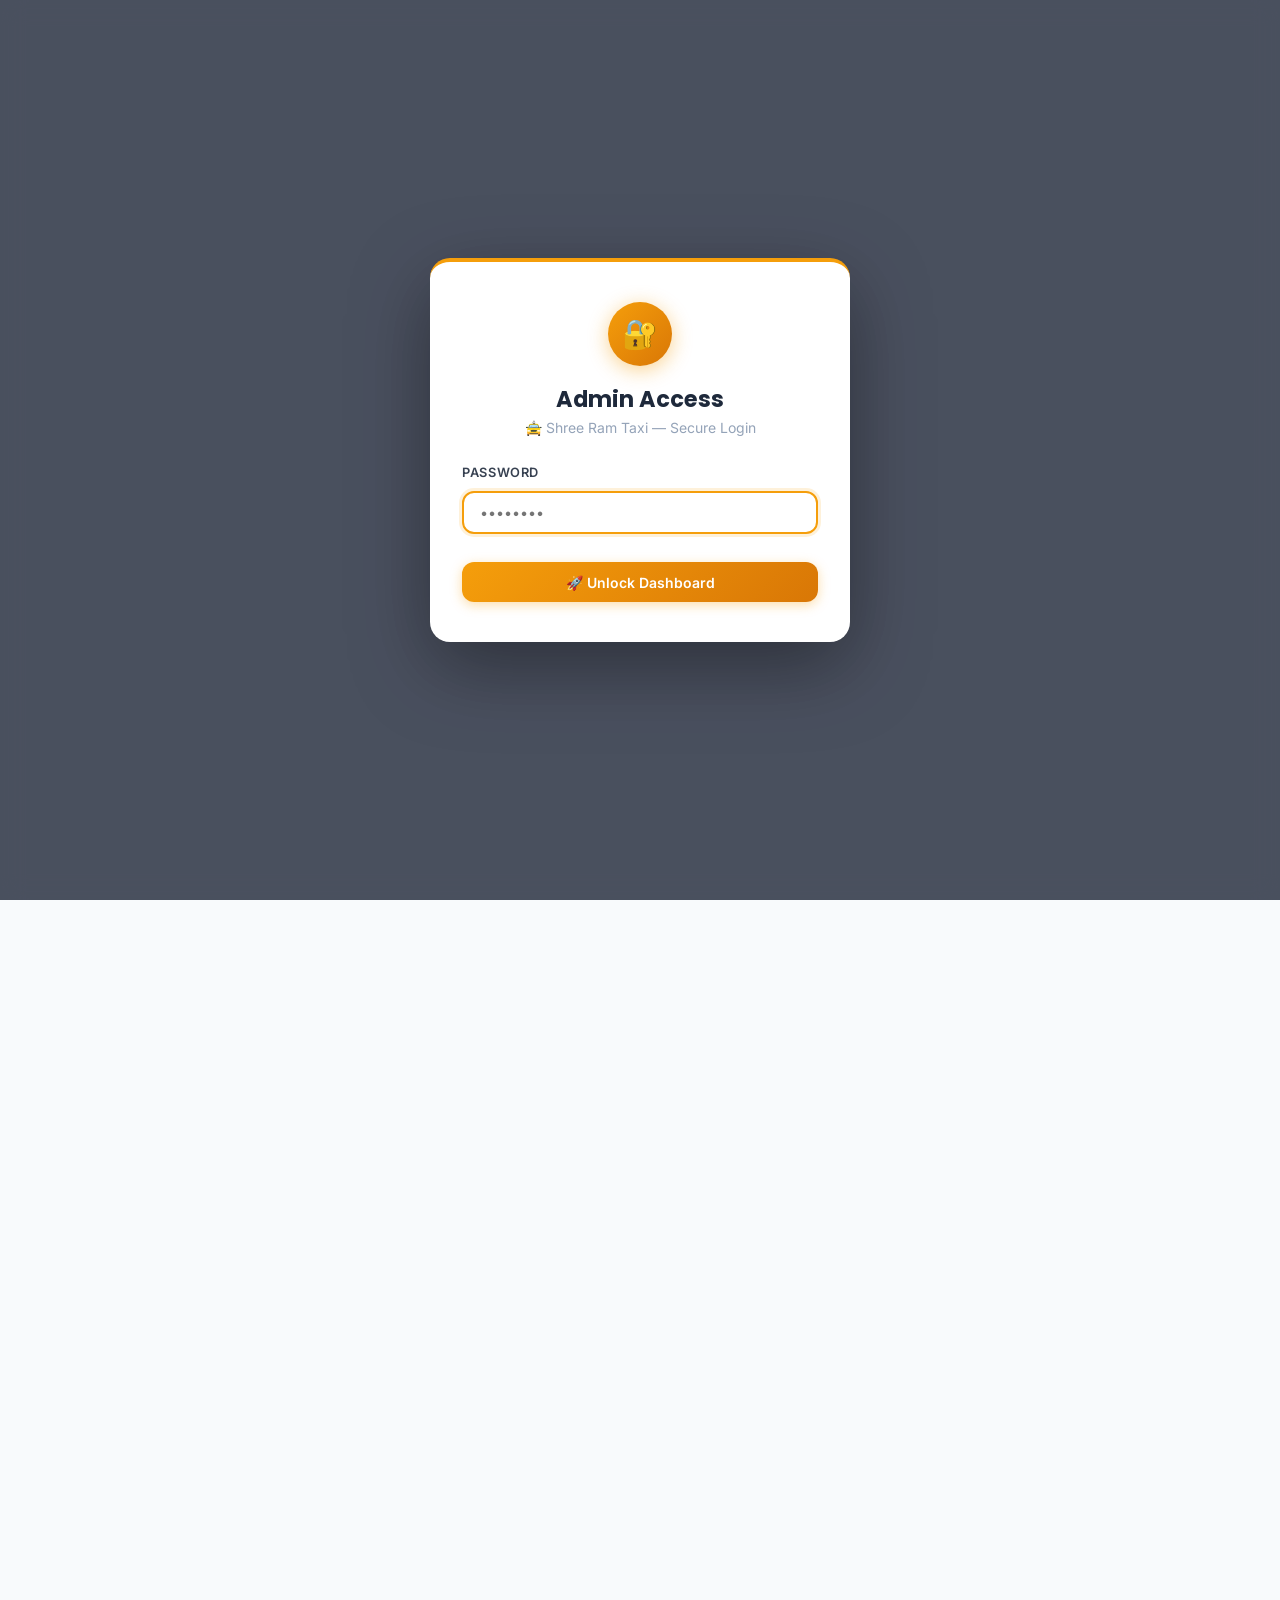
<file: admin.html>
<!DOCTYPE html>
<html lang="en">
<head>
  <meta charset="UTF-8">
  <meta name="viewport" content="width=device-width, initial-scale=1.0">
  <title>Admin Panel — Shree Ram Taxi</title>
  <link rel="icon" href="assets/icons/shree-ram-logo.png">
  <link rel="preconnect" href="https://fonts.googleapis.com">
  <link rel="preconnect" href="https://fonts.gstatic.com" crossorigin>
  <link href="https://fonts.googleapis.com/css2?family=Inter:wght@300;400;500;600;700&family=Poppins:wght@400;600;700&display=swap" rel="stylesheet">
  <link rel="stylesheet" href="css/tailwind.css">
  <style>
    :root { --amber:#f59e0b; --amber-dark:#d97706; --amber-light:#fef3c7; --navy:#0f172a; --slate:#1e293b; }
    #admin-login-modal { position:fixed;inset:0;display:none;align-items:center;justify-content:center;z-index:9999;background:rgba(15,23,42,.75);backdrop-filter:blur(12px); }
    #admin-login-modal.active { display:flex; }
    .modal-content { background:#fff;padding:2.5rem 2rem;border-radius:20px;box-shadow:0 24px 80px rgba(0,0,0,.4);max-width:90%;width:420px;animation:modalPop .25s ease;border-top:4px solid var(--amber); }
    @keyframes modalPop { from{transform:scale(.92);opacity:0;} to{transform:scale(1);opacity:1;} }
    .lock-icon { width:64px;height:64px;background:linear-gradient(135deg,var(--amber),var(--amber-dark));border-radius:50%;display:flex;align-items:center;justify-content:center;font-size:1.8rem;box-shadow:0 4px 20px rgba(245,158,11,.45);margin:0 auto 1.25rem; }
    .admin-page-content { visibility:hidden; }
    body.admin-authed .admin-page-content { visibility:visible; }
    .navbar { background:linear-gradient(135deg,var(--navy),var(--slate));border-bottom:3px solid var(--amber);padding:.75rem 0;position:sticky;top:0;z-index:500; }
    .nav-content { display:flex;align-items:center;justify-content:space-between; }
    .nav-brand { display:flex;align-items:center;gap:.75rem;text-decoration:none; }
    .nav-links { display:flex;gap:1rem;list-style:none;margin:0;padding:0;align-items:center; }
    .nav-link { color:rgba(255,255,255,.75);text-decoration:none;font-size:.875rem;font-weight:500; }
    .nav-link:hover { color:var(--amber); }
    .mobile-menu-btn { display:none;background:none;border:none;color:#fff;font-size:1.5rem;cursor:pointer; }
    @media(max-width:768px){ .mobile-menu-btn{display:block;} .nav-links{display:none;} }
    .admin-header { background:linear-gradient(135deg,var(--navy) 0%,#1e293b 50%,#0f172a 100%);padding:2.5rem 0 2rem;position:relative;overflow:hidden; }
    .admin-header::before { content:'🚖';position:absolute;right:5%;top:50%;transform:translateY(-50%);font-size:8rem;opacity:.06; }
    .admin-header-badge { display:inline-flex;align-items:center;gap:.5rem;background:rgba(245,158,11,.15);border:1px solid rgba(245,158,11,.35);color:var(--amber);font-size:.75rem;font-weight:700;padding:.3rem .9rem;border-radius:999px;margin-bottom:.75rem;letter-spacing:.1em;text-transform:uppercase; }
    .stats-grid { display:grid;grid-template-columns:repeat(auto-fit,minmax(180px,1fr));gap:1.25rem;margin-bottom:2rem; }
    .stat-card { background:#fff;border-radius:1rem;padding:1.5rem;box-shadow:0 2px 12px rgba(0,0,0,.07);border:1px solid #f1f5f9;border-left:4px solid var(--amber);transition:transform .2s,box-shadow .2s;position:relative;overflow:hidden; }
    .stat-card:hover { transform:translateY(-3px);box-shadow:0 8px 25px rgba(0,0,0,.1); }
    .stat-icon { font-size:1.8rem;margin-bottom:.5rem; }
    .stat-label { font-size:.78rem;color:#94a3b8;text-transform:uppercase;letter-spacing:.08em;font-weight:600;margin-bottom:.3rem; }
    .stat-value { font-size:2rem;font-weight:800;color:var(--slate);font-family:'Poppins',sans-serif; }
    .stat-sub { font-size:.75rem;color:#94a3b8;margin-top:.25rem; }
    .admin-tabs { display:flex;gap:.5rem;flex-wrap:wrap;margin-bottom:1.5rem;background:#f8fafc;border-radius:12px;padding:.4rem;border:1px solid #e2e8f0; }
    .admin-tab-btn { flex:1;min-width:100px;padding:.6rem 1rem;border-radius:8px;border:none;background:transparent;font-size:.82rem;font-weight:600;color:#64748b;cursor:pointer;transition:all .2s;white-space:nowrap; }
    .admin-tab-btn:hover { background:#fff;color:var(--slate); }
    .admin-tab-btn.active { background:linear-gradient(135deg,var(--amber),var(--amber-dark));color:#fff;box-shadow:0 3px 12px rgba(245,158,11,.4); }
    .admin-tab-content { display:none; }
    .admin-tab-content.active { display:block; }
    .card { background:#fff;padding:1.75rem;border-radius:1rem;box-shadow:0 2px 12px rgba(0,0,0,.07);border:1px solid #f1f5f9;margin-bottom:1.5rem; }
    .card-hdr-amber { background:linear-gradient(135deg,#fffbeb,#fef3c7);border-bottom:1px solid #fde68a;padding:1rem 1.5rem;margin:-1.75rem -1.75rem 1.5rem;border-radius:.9rem .9rem 0 0; }
    .card-hdr-blue { background:#eff6ff;border-bottom:1px solid #bfdbfe;padding:1rem 1.5rem;margin:-1.75rem -1.75rem 1.5rem;border-radius:.9rem .9rem 0 0; }
    .card-hdr-purple { background:#f5f3ff;border-bottom:1px solid #ddd6fe;padding:1rem 1.5rem;margin:-1.75rem -1.75rem 1.5rem;border-radius:.9rem .9rem 0 0; }
    .form-group { margin-bottom:1.25rem; }
    .form-label { display:block;margin-bottom:.45rem;font-weight:600;font-size:.8rem;color:#374151;text-transform:uppercase;letter-spacing:.05em; }
    .form-input { width:100%;padding:.7rem 1rem;border:2px solid #e2e8f0;border-radius:.75rem;font-size:.9rem;color:#1e293b;background:#f8fafc;transition:border-color .2s,box-shadow .2s;outline:none; }
    .form-input:focus { border-color:var(--amber);box-shadow:0 0 0 3px rgba(245,158,11,.15);background:#fff; }
    .form-help { display:block;margin-top:.4rem;font-size:.75rem;color:#94a3b8; }
    .required { color:#ef4444; }
    .form-row { display:grid;gap:1rem; }
    .form-row-2 { grid-template-columns:1fr 1fr; }
    .form-row-3 { grid-template-columns:1fr 1fr 1fr; }
    @media(max-width:600px){ .form-row-2,.form-row-3 { grid-template-columns:1fr; } }
    .btn { padding:.7rem 1.4rem;border-radius:.75rem;font-weight:600;cursor:pointer;border:none;transition:all .2s;display:inline-flex;align-items:center;gap:.45rem;font-size:.875rem; }
    .btn-primary { background:linear-gradient(135deg,var(--amber),var(--amber-dark));color:#fff;box-shadow:0 3px 12px rgba(245,158,11,.35); }
    .btn-primary:hover { transform:translateY(-2px);box-shadow:0 6px 20px rgba(245,158,11,.45); }
    .btn-secondary { background:#475569;color:#fff; }
    .btn-secondary:hover { background:#334155; }
    .btn-outline { background:#fff;border:2px solid #e2e8f0;color:#374151; }
    .btn-outline:hover { border-color:var(--amber);color:var(--amber); }
    .btn-success { background:#10b981;color:#fff; }
    .btn-success:hover { background:#059669;transform:translateY(-1px); }
    .btn-danger { background:#ef4444;color:#fff; }
    .btn-danger:hover { background:#dc2626; }
    .btn-sm { padding:.35rem .75rem;font-size:.78rem;border-radius:.5rem; }
    .btn-block { width:100%;justify-content:center; }
    .btn-group { display:flex;gap:.5rem;flex-wrap:wrap; }
    .table-container { overflow-x:auto;border-radius:1rem;border:1px solid #e2e8f0; }
    .table { width:100%;border-collapse:collapse;font-size:.875rem; }
    .table th { background:linear-gradient(135deg,var(--navy),var(--slate));color:#fff;padding:.75rem 1rem;text-align:left;font-size:.73rem;font-weight:600;letter-spacing:.06em;text-transform:uppercase;white-space:nowrap; }
    .table td { padding:.85rem 1rem;border-bottom:1px solid #f1f5f9;vertical-align:top;color:#374151; }
    .table tr:hover td { background:#fffbeb; }
    .table tr:last-child td { border-bottom:none; }
    .text-muted { color:#94a3b8;font-size:.8rem; }
    .text-center { text-align:center; }
    .token-code { background:#f1f5f9;padding:.2rem .5rem;border-radius:4px;font-family:monospace;font-size:.82rem;color:#7c3aed; }
    .seat-badge-sm { display:inline-block;background:linear-gradient(135deg,var(--amber),var(--amber-dark));color:#fff;font-size:.7rem;font-weight:700;padding:.15rem .45rem;border-radius:999px;margin:1px; }
    .badge-success { background:#d1fae5;color:#065f46;padding:.2rem .5rem;border-radius:4px;font-size:.75rem;font-weight:600; }
    .badge-danger  { background:#fee2e2;color:#991b1b;padding:.2rem .5rem;border-radius:4px;font-size:.75rem;font-weight:600; }
    .badge-secondary { background:#f1f5f9;color:#475569;padding:.2rem .5rem;border-radius:4px;font-size:.75rem; }
    #route-selector { width:100%;padding:.75rem;font-size:1rem;border:2px solid #e2e8f0;border-radius:.75rem;background:#f8fafc;outline:none; }
    #route-selector:focus { border-color:var(--amber);box-shadow:0 0 0 3px rgba(245,158,11,.15); }
    #pricing-status .alert { padding:1rem;border-radius:.75rem;margin-bottom:0; }
    #pricing-status .alert-info { background:#fef3c7;border:1px solid #fcd34d;color:#92400e; }
    #pricing-status .alert-secondary { background:#f1f5f9;border:1px solid #e2e8f0;color:#475569; }
    .pricing-info-box { background:linear-gradient(135deg,var(--amber),var(--amber-dark));color:#fff;padding:1.5rem;border-radius:12px;box-shadow:0 4px 12px rgba(245,158,11,.3);margin-top:1rem; }
    .pricing-info-header { display:flex;justify-content:space-between;align-items:center;margin-bottom:1rem;font-size:1rem;font-weight:600; }
    .pricing-info-header .badge { padding:.25rem .75rem;border-radius:999px;font-size:.75rem;font-weight:600; }
    .badge-success-pill { background:#fff;color:#92400e; }
    .badge-secondary-pill { background:rgba(255,255,255,.2);color:#fff; }
    .pricing-grid { display:grid;grid-template-columns:repeat(auto-fit,minmax(200px,1fr));gap:1.5rem;margin-bottom:1rem; }
    .pricing-item { display:flex;flex-direction:column;gap:.25rem; }
    .pricing-label { font-size:.875rem;opacity:.9; }
    .pricing-value { font-size:1.6rem;font-weight:700; }
    .pricing-note { padding-top:1rem;border-top:1px solid rgba(255,255,255,.2);opacity:.9;font-size:.875rem; }
    .pricing-card { border-radius:12px;padding:1.5rem;border:2px solid;transition:all .25s; }
    .pricing-card:hover { transform:translateY(-3px);box-shadow:0 8px 20px rgba(0,0,0,.1); }
    .pricing-card-front { background:#f0f9ff;border-color:#7dd3fc; }
    .pricing-card-rear  { background:#fffbeb;border-color:var(--amber); }
    .pricing-card-header { display:flex;align-items:center;gap:.75rem;margin-bottom:1rem;padding-bottom:.75rem;border-bottom:1px solid rgba(0,0,0,.08); }
    .pricing-icon { font-size:1.5rem; }
    .pricing-card-header h4 { margin:0;font-size:1rem;font-weight:700; }
    .pricing-input { width:100%;padding:.75rem;font-size:1.25rem;font-weight:700;border:2px solid #e2e8f0;border-radius:.75rem;text-align:center;transition:all .2s;outline:none; }
    .pricing-input:focus { border-color:var(--amber);box-shadow:0 0 0 3px rgba(245,158,11,.15); }
    .pricing-help { display:block;margin-top:.5rem;font-size:.75rem;color:#6b7280;line-height:1.5; }
    .pricing-preview { margin:1.5rem 0;padding:1.25rem;background:#f9fafb;border-radius:.75rem;border:2px solid #e2e8f0; }
    .form-actions { display:flex;gap:.75rem;justify-content:center;margin-top:2rem;padding-top:2rem;border-top:2px solid #e2e8f0;flex-wrap:wrap; }
    .alert { padding:1rem;border-radius:.75rem;margin-bottom:1rem; }
    .alert-info { background:#fef3c7;border-left:4px solid var(--amber);color:#92400e; }
    .admin-seat-grid { display:flex;flex-direction:column;gap:.5rem; }
    .admin-seat-row { display:flex;align-items:center;gap:.5rem; }
    .admin-aisle { width:1.5rem;flex-shrink:0; }
    .admin-seat-empty { width:90px;flex-shrink:0; }
    .admin-seat-input-wrap { width:90px;flex-shrink:0;background:#fff;border:1.5px solid #e5e7eb;border-radius:8px;padding:.3rem .4rem;text-align:center; }
    .admin-seat-input-wrap:hover { border-color:var(--amber); }
    .admin-seat-label { font-size:.7rem;font-weight:600;color:#374151;margin-bottom:2px; }
    .admin-seat-price-input { width:100%;border:none;outline:none;text-align:center;font-size:.85rem;font-weight:600;color:#1e293b;background:transparent;padding:2px 0; }
    .admin-seat-price-input::placeholder { color:#94a3b8;font-weight:400; }
    #export-modal { position:fixed;inset:0;z-index:9998;display:none;align-items:center;justify-content:center;background:rgba(15,23,42,.55);backdrop-filter:blur(6px); }
    #export-modal.active { display:flex; }
    .export-modal-box { background:#fff;border-radius:16px;padding:2rem;width:440px;max-width:94vw;box-shadow:0 20px 60px rgba(0,0,0,.25);animation:modalPop .2s ease;border-top:4px solid var(--amber); }
    .export-option { display:flex;flex-direction:column;gap:.75rem;margin-bottom:1.5rem; }
    .export-option label { display:flex;align-items:flex-start;gap:.75rem;padding:.875rem 1rem;border:2px solid #e2e8f0;border-radius:.75rem;cursor:pointer;transition:all .2s; }
    .export-option label:hover { border-color:var(--amber);background:#fffbeb; }
    .export-option input[type=radio] { margin-top:3px;accent-color:var(--amber); }
    .export-option .opt-label { font-weight:600;font-size:.9rem;color:#1e293b; }
    .export-option .opt-desc { font-size:.8rem;color:#64748b; }
    #export-filter-fields { display:none;margin-bottom:1rem; }
    #export-filter-fields.visible { display:block; }
    .date-pill { display:inline-flex;align-items:center;gap:.3rem;background:#fef3c7;color:#92400e;border-radius:999px;padding:.2rem .65rem;font-size:.8rem;font-weight:600;border:1px solid #fcd34d; }
    .date-pill button { background:none;border:none;cursor:pointer;color:#ef4444;font-size:.9rem;line-height:1;padding:0;margin-left:.1rem; }
    .toggle-switch { position:relative;display:inline-block;width:44px;height:24px; }
    .toggle-switch input { opacity:0;width:0;height:0; }
    .toggle-slider { position:absolute;cursor:pointer;top:0;left:0;right:0;bottom:0;background:#cbd5e1;border-radius:24px;transition:.3s; }
    .toggle-slider:before { position:absolute;content:"";height:16px;width:16px;left:4px;bottom:4px;background:white;border-radius:50%;transition:.3s; }
    input:checked + .toggle-slider { background:#10b981; }
    input:checked + .toggle-slider:before { transform:translateX(20px); }
    #tab-cablists .table { table-layout:fixed;width:100%; }
    #tab-cablists .table th:nth-child(1){width:16%;}#tab-cablists .table th:nth-child(2){width:14%;}
    #tab-cablists .table th:nth-child(3){width:20%;}#tab-cablists .table th:nth-child(4){width:18%;}
    #tab-cablists .table th:nth-child(5){width:9%;}#tab-cablists .table th:nth-child(6){width:9%;}
    #tab-cablists .table th:nth-child(7){width:14%;}
    #tab-cablists .table td { white-space:normal;word-break:break-word;overflow-wrap:break-word;vertical-align:top;padding-top:.7rem; }
    .cab-type-card { cursor:pointer;border:2px solid #e2e8f0;border-radius:.75rem;padding:1rem;display:flex;align-items:center;gap:.75rem;transition:all .2s; }
    .cab-type-card.active { border-color:var(--amber);background:#fffbeb; }
    .container { max-width:1200px;margin:0 auto;padding:0 1rem; }
    @media(max-width:768px){ .pricing-grid{grid-template-columns:1fr;} .form-actions{flex-direction:column;} }
  </style>
</head>
<body>

<!-- LOGIN MODAL -->
<div id="admin-login-modal">
  <div class="modal-content">
    <div class="lock-icon">🔐</div>
    <h2 style="text-align:center;margin-bottom:.25rem;font-size:1.4rem;font-weight:700;color:#1e293b;">Admin Access</h2>
    <p style="text-align:center;color:#94a3b8;font-size:.875rem;margin-bottom:1.5rem;">🚖 Shree Ram Taxi — Secure Login</p>
    <form id="admin-login-form" onsubmit="handleAdminLogin(event)">
      <div class="form-group">
        <label class="form-label">Password</label>
        <input type="password" class="form-input" id="admin-password" placeholder="••••••••" required autofocus>
      </div>
      <button type="submit" class="btn btn-primary btn-block" style="margin-top:.5rem;">🚀 Unlock Dashboard</button>
    </form>
  </div>
</div>

<!-- EXPORT MODAL -->
<div id="export-modal">
  <div class="export-modal-box">
    <h3 style="font-size:1.2rem;font-weight:700;margin-bottom:.25rem;">📥 Export Booking Data</h3>
    <p style="color:#6b7280;font-size:.875rem;margin-bottom:1.5rem;">Download as CSV (opens in Excel)</p>
    <div class="export-option">
      <label><input type="radio" name="export-type" value="all" checked><div><div class="opt-label">All Bookings</div><div class="opt-desc">Every booking in the system</div></div></label>
      <label><input type="radio" name="export-type" value="filter"><div><div class="opt-label">Filter by Date &amp; Route</div><div class="opt-desc">Choose a date range and/or specific cab route</div></div></label>
    </div>
    <div id="export-filter-fields">
      <div style="display:grid;grid-template-columns:1fr 1fr;gap:.75rem;margin-bottom:.75rem;">
        <div><label style="font-size:.8rem;font-weight:600;color:#374151;display:block;margin-bottom:.3rem;">From Date</label><input type="date" id="export-date-from" class="form-input" style="font-size:.875rem;"></div>
        <div><label style="font-size:.8rem;font-weight:600;color:#374151;display:block;margin-bottom:.3rem;">To Date</label><input type="date" id="export-date-to" class="form-input" style="font-size:.875rem;"></div>
      </div>
      <div><label style="font-size:.8rem;font-weight:600;color:#374151;display:block;margin-bottom:.3rem;">Cab Route (optional)</label><select id="export-route-filter" class="form-input" style="font-size:.875rem;"><option value="">All Routes</option></select></div>
    </div>
    <div style="display:flex;gap:.75rem;justify-content:flex-end;margin-top:1rem;">
      <button class="btn btn-outline" onclick="closeExportModal()">Cancel</button>
      <button class="btn btn-success" onclick="executeExport()">⬇️ Download Excel</button>
    </div>
  </div>
</div>

<!-- PAGE CONTENT -->
<div class="admin-page-content">

  <!-- NAVBAR -->
  <nav class="navbar">
    <div class="container">
      <div class="nav-content">
        <a href="index.html" class="nav-brand">
          <img src="assets/icons/shree-ram-logo.png" alt="Shree Ram Taxi" style="height:42px;">
          <span style="color:#fff;font-family:'Poppins',sans-serif;font-weight:700;font-size:1rem;">
            🚖 Shree Ram <span style="color:var(--amber);">Taxi</span>
            <span style="font-size:.68rem;opacity:.55;font-weight:400;display:block;line-height:1;">Admin Dashboard</span>
          </span>
        </a>
        <button class="mobile-menu-btn" id="mobile-menu-btn">☰</button>
        <ul class="nav-links" id="mobile-menu">
          <li><a href="index.html" class="nav-link">🏠 Home</a></li>
          <li><a href="timings.html" class="nav-link">📋 Schedules</a></li>
          <li><button class="btn btn-sm btn-outline" onclick="adminLogout()" style="color:#fff;border-color:rgba(255,255,255,.3);">🚪 Logout</button></li>
        </ul>
      </div>
    </div>
  </nav>

  <!-- HEADER -->
  <div class="admin-header">
    <div class="container" style="padding:0 1rem;">
      <div class="admin-header-badge">🚖 Taxi Operations</div>
      <h1 style="color:#fff;font-family:'Poppins',sans-serif;font-size:2rem;font-weight:700;margin-bottom:.25rem;">Taxi Admin Dashboard</h1>
      <p style="color:rgba(255,255,255,.6);font-size:.95rem;">Manage cab schedules, bookings, seat pricing and coupons</p>
    </div>
  </div>

  <div class="container" style="padding:2rem 1rem;">

    <!-- STATS -->
    <div class="stats-grid">
      <div class="stat-card"><div class="stat-icon">💰</div><div class="stat-label">Total Revenue</div><div class="stat-value" id="stat-revenue">₹0</div><div class="stat-sub">Confirmed bookings</div></div>
      <div class="stat-card"><div class="stat-icon">🎫</div><div class="stat-label">Total Bookings</div><div class="stat-value" id="stat-bookings">0</div><div class="stat-sub">All confirmed rides</div></div>
      <div class="stat-card"><div class="stat-icon">🚖</div><div class="stat-label">Active Schedules</div><div class="stat-value" id="stat-buses">0</div><div class="stat-sub">Upcoming cab trips</div></div>
    </div>

    <div style="display:flex;gap:.75rem;margin-bottom:1.5rem;flex-wrap:wrap;">
      <button class="btn btn-outline" onclick="loadStats()" style="font-size:.8rem;">🔄 Refresh Stats</button>
      <button onclick="resetStatsTemporary()" style="background:#fee2e2;color:#dc2626;border:2px solid #fecaca;border-radius:.75rem;padding:.45rem 1rem;font-size:.8rem;font-weight:600;cursor:pointer;">⚠️ Reset to Zero</button>
    </div>

    <!-- TABS -->
    <div class="admin-tabs">
      <button class="admin-tab-btn active" onclick="switchAdminTab('schedules',event)">🗓️ Add Schedule</button>
      <button class="admin-tab-btn" onclick="switchAdminTab('bookings',event)">🎫 Bookings</button>
      <button class="admin-tab-btn" onclick="switchAdminTab('pricing',event)">💰 Pricing</button>
      <button class="admin-tab-btn" onclick="switchAdminTab('cablists',event)">🚖 Cab List</button>
      <button class="admin-tab-btn" onclick="switchAdminTab('coupons',event)">🎟️ Coupons</button>
    </div>

    <!-- TAB: SCHEDULES -->
    <div id="tab-schedules" class="admin-tab-content active">
      <div class="card">
        <div class="card-hdr-amber">
          <div style="font-size:1.05rem;font-weight:700;color:#92400e;" id="form-title">🗓️ Add New Cab Schedule</div>
          <div style="font-size:.82rem;color:#a16207;margin-top:.25rem;">Set the cab type, route, timing and dates for a new shared cab trip</div>
        </div>
        <form id="schedule-form">
          <input type="hidden" id="schedule-id">
          <input type="hidden" id="bus-name" value="Shree Ram Taxi">

          <!-- Cab Type visual selector -->
          <div class="form-group">
            <label class="form-label">🚗 Cab Type <span class="required">*</span></label>
            <div style="display:grid;grid-template-columns:1fr 1fr;gap:.75rem;">
              <label class="cab-type-card active" id="lbl-sedan" onclick="selectCabType('Sedan (4+1)')">
                <input type="radio" name="cab-type-vis" value="Sedan (4+1)" checked style="accent-color:var(--amber);flex-shrink:0;">
                <div>
                  <div style="font-weight:700;font-size:.95rem;color:#1e293b;">🚗 Sedan</div>
                  <div style="font-size:.75rem;color:#64748b;margin-top:.15rem;">4+1 (Driver) · 4 bookable seats (F1, R1–R3)</div>
                </div>
              </label>
              <label class="cab-type-card" id="lbl-suv" onclick="selectCabType('SUV (6+1)')">
                <input type="radio" name="cab-type-vis" value="SUV (6+1)" style="accent-color:var(--amber);flex-shrink:0;">
                <div>
                  <div style="font-weight:700;font-size:.95rem;color:#1e293b;">🚙 SUV</div>
                  <div style="font-size:.75rem;color:#64748b;margin-top:.15rem;">6+1 (Driver) · 6 bookable seats (F1, R1–R5)</div>
                </div>
              </label>
            </div>
            <select class="form-input" id="bus-type" required style="display:none;">
              <option value="Sedan (4+1)">Sedan (4+1)</option>
              <option value="SUV (6+1)">SUV (6+1)</option>
            </select>
          </div>

          <div class="form-row form-row-2">
            <div class="form-group">
              <label class="form-label">🏙️ Origin City <span class="required">*</span></label>
              <input type="text" class="form-input" id="origin" placeholder="e.g. Dehradun" required>
            </div>
            <div class="form-group">
              <label class="form-label">🏙️ Destination City <span class="required">*</span></label>
              <input type="text" class="form-input" id="destination" placeholder="e.g. Delhi" required>
            </div>
          </div>

          <div class="form-row form-row-2">
            <div class="form-group">
              <label class="form-label">📍 Pickup Point <span class="required">*</span></label>
              <input type="text" class="form-input" id="pickup-point" placeholder="e.g. ISBT Dehradun, Gate 3" required>
              <small class="form-help">Exact boarding location shown to passengers</small>
            </div>
            <div class="form-group">
              <label class="form-label">📍 Drop Point <span class="required">*</span></label>
              <input type="text" class="form-input" id="drop-point" placeholder="e.g. Kashmere Gate ISBT, Delhi" required>
              <small class="form-help">Exact drop-off location shown to passengers</small>
            </div>
          </div>

          <div class="form-row form-row-2">
            <div class="form-group">
              <label class="form-label">🕐 Departure Time <span class="required">*</span></label>
              <input type="time" class="form-input" id="bus-time" required>
            </div>
            <div class="form-group">
              <label class="form-label">⏱️ Journey Duration</label>
              <div style="display:flex;gap:.5rem;">
                <input type="number" class="form-input" id="duration-hours" placeholder="Hours" min="0" max="72" style="flex:1;">
                <input type="number" class="form-input" id="duration-minutes" placeholder="Mins" min="0" max="59" style="flex:1;">
              </div>
              <small class="form-help">e.g. 5 hrs 30 min</small>
            </div>
          </div>

          <!-- Schedule Mode -->
          <div class="form-group">
            <label class="form-label">📅 Schedule Dates <span class="required">*</span></label>
            <div style="display:flex;gap:.75rem;margin-bottom:.75rem;flex-wrap:wrap;">
              <label style="display:flex;align-items:center;gap:.4rem;cursor:pointer;padding:.5rem 1rem;border:2px solid #e2e8f0;border-radius:.75rem;font-size:.875rem;font-weight:500;transition:all .2s;" id="mode-tab-daterange">
                <input type="radio" name="schedule-mode" value="daterange" onchange="setScheduleMode('daterange')" checked style="accent-color:var(--amber);"> 📆 Date Range
              </label>
              <label style="display:flex;align-items:center;gap:.4rem;cursor:pointer;padding:.5rem 1rem;border:2px solid #e2e8f0;border-radius:.75rem;font-size:.875rem;font-weight:500;transition:all .2s;" id="mode-tab-specific">
                <input type="radio" name="schedule-mode" value="specific" onchange="setScheduleMode('specific')" style="accent-color:var(--amber);"> 📌 Specific Dates
              </label>
            </div>
            <div id="mode-panel-daterange" style="border:2px solid #fde68a;border-radius:.75rem;padding:1rem;background:#fffbeb;">
              <div style="display:grid;grid-template-columns:1fr 1fr;gap:1rem;">
                <div><label class="form-label" style="font-size:.75rem;">Start Date</label><input type="date" class="form-input" id="range-start" onchange="previewDateRange()"></div>
                <div><label class="form-label" style="font-size:.75rem;">End Date</label><input type="date" class="form-input" id="range-end" onchange="previewDateRange()"></div>
              </div>
              <div id="range-preview" style="margin-top:.6rem;font-size:.82rem;color:#92400e;"></div>
            </div>
            <div id="mode-panel-specific" style="display:none;border:2px solid #fde68a;border-radius:.75rem;padding:1rem;background:#fffbeb;">
              <div id="selected-dates-list" style="display:flex;flex-wrap:wrap;gap:.4rem;margin-bottom:.5rem;min-height:28px;"></div>
              <input type="date" class="form-input" id="bus-date-picker" style="max-width:200px;" onchange="addBusDate(this.value);this.value=''">
              <small class="form-help" style="margin-top:.4rem;">Click to add individual dates.</small>
            </div>
            <input type="hidden" id="bus-dates-json" value="[]">
            <div id="dates-summary" style="margin-top:.6rem;font-size:.82rem;font-weight:600;color:#92400e;"></div>
          </div>

          <div class="form-group">
            <label class="form-label">💰 Base Price per Seat (₹)</label>
            <input type="number" class="form-input" id="price" min="0" placeholder="e.g. 800" style="max-width:240px;">
            <small class="form-help">Optional — sets a default for all seats on this route. You can fine-tune in the Pricing tab.</small>
          </div>

          <div id="schedule-pricing-preview" style="display:none;margin-bottom:1rem;"></div>
          <div style="display:flex;gap:.75rem;flex-wrap:wrap;">
            <button type="submit" class="btn btn-primary">💾 Save Schedule</button>
            <button type="button" class="btn btn-secondary" onclick="resetScheduleForm()">🔄 Reset Form</button>
          </div>
        </form>
      </div>
    </div>

    <!-- TAB: BOOKINGS -->
    <div id="tab-bookings" class="admin-tab-content">
      <div style="display:flex;justify-content:space-between;align-items:center;flex-wrap:wrap;gap:1rem;margin-bottom:1.25rem;">
        <div>
          <h3 style="font-size:1.1rem;font-weight:700;color:#1e293b;margin:0;">🎫 All Cab Bookings</h3>
          <p style="color:#94a3b8;font-size:.8rem;margin:.25rem 0 0;">Confirmed and cancelled seat bookings across all cab routes</p>
        </div>
        <button class="btn btn-success" onclick="openExportModal()">📥 Download Excel</button>
      </div>
      <div class="table-container">
        <table class="table">
          <thead><tr><th>Token</th><th>Passenger</th><th>Contact</th><th>Cab / Route</th><th>Travel Date</th><th>Seats</th><th>Amount</th><th>Status</th><th>Action</th></tr></thead>
          <tbody id="bookings-table-body"></tbody>
        </table>
      </div>
    </div>

    <!-- TAB: PRICING -->
    <div id="tab-pricing" class="admin-tab-content">
      <div style="margin-bottom:1.5rem;">
        <h2 style="font-size:1.4rem;font-weight:700;color:#1e293b;margin-bottom:.25rem;">💰 Seat Pricing Configuration</h2>
        <p style="color:#64748b;font-size:.9rem;">Set per-seat pricing per route. Front seat (F1) and rear seats (R1–R5) can have different prices.</p>
      </div>

      <div class="card" style="margin-bottom:1.5rem;">
        <div class="card-hdr-amber">
          <div style="font-size:1rem;font-weight:700;color:#92400e;">🛣️ Select Route to Configure</div>
          <div style="font-size:.8rem;color:#a16207;margin-top:.2rem;">Routes marked ⭐ already have custom pricing set</div>
        </div>
        <div class="form-group" style="margin-bottom:.5rem;">
          <label class="form-label">Cab Route</label>
          <select id="route-selector"><option value="">Select a route…</option></select>
          <small class="form-help">Select a route to view and edit its per-seat pricing</small>
        </div>
        <div id="pricing-status" style="margin-top:.75rem;">
          <div class="alert alert-secondary"><strong>Select a route</strong> to configure pricing.</div>
        </div>
      </div>

      <form id="pricing-form">
        <div class="card" style="margin-bottom:1.5rem;border-left:4px solid #0ea5e9;">
          <div class="card-hdr-blue">
            <div style="font-size:1rem;font-weight:700;color:#1d4ed8;">🪑 Section 1 — Default Seat Prices</div>
            <div style="font-size:.8rem;color:#3b82f6;margin-top:.2rem;">Set a default price for front and rear seats. Per-seat overrides in Section 2 take priority.</div>
          </div>
          <div style="display:grid;grid-template-columns:1fr 1fr;gap:1.5rem;">
            <div class="pricing-card pricing-card-front">
              <div class="pricing-card-header"><span class="pricing-icon">🪑</span><h4>Front Seat (F1)</h4></div>
              <label style="display:block;font-size:.8rem;font-weight:600;color:#374151;margin-bottom:.5rem;">Default price (₹)</label>
              <input type="number" id="lower-deck-price" class="pricing-input" min="0" step="1" required placeholder="600" oninput="updateDeckPricePreview()">
              <small class="pricing-help">Applies to the front passenger seat (F1) next to the driver.</small>
            </div>
            <div class="pricing-card pricing-card-rear">
              <div class="pricing-card-header"><span class="pricing-icon">💺</span><h4>Rear Seats (R1–R5)</h4></div>
              <label style="display:block;font-size:.8rem;font-weight:600;color:#374151;margin-bottom:.5rem;">Default price (₹)</label>
              <input type="number" id="upper-deck-price" class="pricing-input" min="0" step="1" required placeholder="500" oninput="updateDeckPricePreview()">
              <small class="pricing-help">Applies to all rear seats (R1–R3 for Sedan · R1–R5 for SUV).</small>
            </div>
          </div>
          <div id="pricing-preview" class="pricing-preview" style="margin-top:1.25rem;"></div>
        </div>

        <div class="card" style="margin-bottom:1.5rem;border-left:4px solid var(--amber);">
          <div class="card-hdr-amber">
            <div style="font-size:1rem;font-weight:700;color:#92400e;">🗺️ Section 2 — Per-Seat Price Override</div>
            <div style="font-size:.8rem;color:#a16207;margin-top:.2rem;">Optionally set individual prices for specific seats. Leave blank to use Section 1 defaults.</div>
          </div>
          <div id="per-seat-map-container">
            <p style="color:#94a3b8;text-align:center;padding:2rem 0;">Select a route above to see the seat map.</p>
          </div>
        </div>

        <div class="form-actions">
          <button type="submit" class="btn btn-primary">💾 Save Pricing</button>
          <button type="button" class="btn btn-secondary" onclick="resetAllPricing()">🔄 Reset All to Defaults</button>
          <button type="button" class="btn btn-outline" onclick="resetRoutePricing()" id="reset-route-btn" style="display:none;">↩️ Reset This Route</button>
        </div>
      </form>

      <div class="alert alert-info" style="margin-top:1.5rem;">
        <strong>💡 How Taxi Seat Pricing Works:</strong>
        <ul style="margin:.5rem 0 0 1.25rem;line-height:1.9;">
          <li><strong>Front Seat (F1)</strong> — sits beside the driver. Usually set higher as a premium position.</li>
          <li><strong>Rear Seats (R1–R3 Sedan / R1–R5 SUV)</strong> — standard shared passenger seats.</li>
          <li><strong>Section 2 per-seat overrides</strong> always win over Section 1 defaults.</li>
          <li>Each route can have completely independent pricing.</li>
        </ul>
      </div>
    </div>

    <!-- TAB: CAB LIST -->
    <div id="tab-cablists" class="admin-tab-content">
      <div style="margin-bottom:1.5rem;">
        <h2 style="font-size:1.4rem;font-weight:700;color:#1e293b;margin-bottom:.25rem;">🚖 Cab Schedule List</h2>
        <p style="color:#64748b;font-size:.9rem;">All scheduled cab routes — search, filter, edit or delete.</p>
      </div>
      <div class="card" style="display:flex;gap:1rem;align-items:center;flex-wrap:wrap;padding:1rem 1.5rem;">
        <input type="text" class="form-input" id="buslist-search" placeholder="🔍 Search by route, city or cab type…" style="max-width:300px;margin:0;" oninput="filterBusList()">
        <select class="form-input" id="buslist-filter-type" style="max-width:200px;margin:0;" onchange="filterBusList()">
          <option value="">All Cab Types</option>
          <option value="Sedan (4+1)">🚗 Sedan (4+1)</option>
          <option value="SUV (6+1)">🚙 SUV (6+1)</option>
        </select>
        <button class="btn btn-outline" onclick="loadBusListTable()">🔄 Refresh</button>
      </div>
      <div class="table-container">
        <table class="table">
          <thead><tr><th>Cab / Driver</th><th>Route</th><th>Pickup / Drop</th><th>Schedule</th><th>Duration</th><th>Price</th><th>Actions</th></tr></thead>
          <tbody id="buslist-table-body"></tbody>
        </table>
      </div>
    </div>

    <!-- TAB: COUPONS -->
    <div id="tab-coupons" class="admin-tab-content">
      <div style="margin-bottom:1.5rem;">
        <h2 style="font-size:1.4rem;font-weight:700;color:#1e293b;margin-bottom:.25rem;">🎟️ Discount Coupons</h2>
        <p style="color:#64748b;font-size:.9rem;">Create and manage promotional coupon codes for passengers.</p>
      </div>
      <div class="card">
        <div class="card-hdr-amber">
          <div style="font-size:1.05rem;font-weight:700;color:#92400e;" id="coupon-form-title">➕ Create New Coupon</div>
          <div style="font-size:.8rem;color:#a16207;margin-top:.2rem;">Coupons are applied at checkout before payment</div>
        </div>
        <form id="coupon-form">
          <input type="hidden" id="coupon-id">
          <div class="form-row form-row-2">
            <div class="form-group">
              <label class="form-label">🏷️ Coupon Code <span class="required">*</span></label>
              <input type="text" class="form-input" id="coupon-code" placeholder="e.g. RIDE200" required style="text-transform:uppercase;font-weight:700;letter-spacing:.1em;">
              <small class="form-help">Passengers type this at checkout</small>
            </div>
            <div class="form-group">
              <label class="form-label">📝 Description</label>
              <input type="text" class="form-input" id="coupon-description" placeholder="e.g. Flat ₹200 off all cab rides">
            </div>
          </div>
          <div class="form-row form-row-3">
            <div class="form-group">
              <label class="form-label">💸 Discount Type <span class="required">*</span></label>
              <select class="form-input" id="coupon-type" required onchange="updateCouponPreview()">
                <option value="flat">Flat Amount (₹)</option>
                <option value="percentage">Percentage (%)</option>
              </select>
            </div>
            <div class="form-group">
              <label class="form-label">🔢 Discount Value <span class="required">*</span></label>
              <input type="number" class="form-input" id="coupon-value" placeholder="e.g. 200" min="0" required oninput="updateCouponPreview()">
            </div>
            <div class="form-group">
              <label class="form-label">🔁 Max Usage</label>
              <input type="number" class="form-input" id="coupon-max-usage" placeholder="Unlimited" min="1">
            </div>
          </div>
          <div class="form-row form-row-2">
            <div class="form-group">
              <label class="form-label">📅 Valid From <span class="required">*</span></label>
              <input type="date" class="form-input" id="coupon-start" required>
            </div>
            <div class="form-group">
              <label class="form-label">📅 Valid Until <span class="required">*</span></label>
              <input type="date" class="form-input" id="coupon-end" required>
            </div>
          </div>
          <div id="coupon-preview" style="padding:1rem;background:#f0fdf4;border-radius:.75rem;margin-bottom:1rem;font-size:.9rem;color:#166534;display:none;border:1px solid #bbf7d0;"></div>
          <div style="display:flex;gap:.75rem;flex-wrap:wrap;">
            <button type="submit" class="btn btn-primary">💾 Save Coupon</button>
            <button type="button" class="btn btn-secondary" onclick="resetCouponForm()">🔄 Reset</button>
          </div>
        </form>
      </div>
      <div class="table-container">
        <table class="table">
          <thead><tr><th>Code</th><th>Description</th><th>Discount</th><th>Valid Period</th><th>Usage</th><th>Status</th><th>Actions</th></tr></thead>
          <tbody id="coupons-table-body"></tbody>
        </table>
      </div>
    </div>

  </div><!-- /container -->
</div><!-- /admin-page-content -->

<script src="js/data.js"></script>
<script src="js/main.js"></script>
<script src="js/admin.js"></script>

<script>
  /* Cab type visual card sync */
  function selectCabType(val) {
    document.getElementById('bus-type').value = val;
    var isSedan = val === 'Sedan (4+1)';
    var sedan = document.getElementById('lbl-sedan');
    var suv   = document.getElementById('lbl-suv');
    if (sedan) { sedan.style.borderColor = isSedan ? 'var(--amber)' : '#e2e8f0'; sedan.style.background = isSedan ? '#fffbeb' : '#fff'; }
    if (suv)   { suv.style.borderColor   = isSedan ? '#e2e8f0' : 'var(--amber)'; suv.style.background   = isSedan ? '#fff' : '#fffbeb'; }
    document.querySelector('input[name="cab-type-vis"][value="'+val+'"]').checked = true;
  }
  document.addEventListener('DOMContentLoaded', function(){ selectCabType('Sedan (4+1)'); });
</script>

<!-- DELETE CAB DIALOG -->
<div id="bus-cancel-dialog" style="display:none;position:fixed;inset:0;z-index:99998;background:rgba(15,23,42,.65);backdrop-filter:blur(4px);align-items:center;justify-content:center;">
  <div style="background:#fff;border-radius:1rem;padding:2rem;max-width:500px;width:90%;box-shadow:0 24px 64px rgba(0,0,0,.3);max-height:85vh;overflow-y:auto;border-top:4px solid #ef4444;">
    <h3 style="font-size:1.1rem;font-weight:700;color:#1e293b;margin-bottom:.4rem;">🗑️ Delete Cab Route</h3>
    <p id="bus-cancel-dialog-name" style="font-size:.875rem;color:#64748b;margin-bottom:1.5rem;"></p>
    <div style="display:flex;flex-direction:column;gap:.75rem;">
      <button onclick="busDeleteAction('delete-all')" style="text-align:left;padding:1rem 1.25rem;border:2px solid #fee2e2;border-radius:.75rem;background:#fff5f5;cursor:pointer;width:100%;">
        <div style="font-weight:700;color:#dc2626;margin-bottom:.2rem;">🗑️ Delete Route Completely</div>
        <div style="font-size:.8rem;color:#6b7280;">Removes this cab route and ALL scheduled dates. Cannot be undone.</div>
      </button>
      <button onclick="busDeleteAction('delete-specific')" style="text-align:left;padding:1rem 1.25rem;border:2px solid #fef3c7;border-radius:.75rem;background:#fffdf0;cursor:pointer;width:100%;">
        <div style="font-weight:700;color:#d97706;margin-bottom:.2rem;">📅 Delete Specific Dates Only</div>
        <div style="font-size:.8rem;color:#6b7280;">Choose individual dates to remove. Route stays active for other dates.</div>
      </button>
    </div>
    <div id="cancel-dates-panel" style="display:none;margin-top:1.25rem;border-top:2px solid #e2e8f0;padding-top:1rem;">
      <p style="font-size:.85rem;font-weight:700;color:#374151;margin-bottom:.75rem;">📋 Scheduled Dates — click Delete to remove individually:</p>
      <div id="cancel-dates-list" style="display:flex;flex-direction:column;gap:0;max-height:280px;overflow-y:auto;"></div>
      <button onclick="document.getElementById('cancel-dates-panel').style.display='none'" style="margin-top:.75rem;width:100%;padding:.5rem;border:1px solid #e2e8f0;border-radius:.5rem;background:#fff;cursor:pointer;color:#64748b;font-size:.82rem;">← Back</button>
    </div>
    <button onclick="closeBusCancelDialog()" style="margin-top:1rem;width:100%;padding:.6rem;border:1px solid #e2e8f0;border-radius:.75rem;background:#fff;cursor:pointer;color:#64748b;font-size:.875rem;">✕ Close</button>
  </div>
</div>

<!-- EDIT SCHEDULE MODAL -->
<div id="edit-schedule-modal" style="display:none;position:fixed;inset:0;background:rgba(0,0,0,.6);z-index:9999;align-items:center;justify-content:center;padding:1rem;overflow-y:auto;">
  <div style="background:#fff;border-radius:1rem;padding:2rem;width:100%;max-width:640px;max-height:90vh;overflow-y:auto;box-shadow:0 20px 60px rgba(0,0,0,.3);border-top:4px solid var(--amber);">
    <div style="display:flex;align-items:center;justify-content:space-between;margin-bottom:1.5rem;">
      <div>
        <h3 style="font-size:1.2rem;font-weight:700;color:#1e293b;margin:0;">✏️ Edit Cab Schedule</h3>
        <p style="color:#94a3b8;font-size:.8rem;margin:.25rem 0 0;">Update the details for this scheduled cab trip</p>
      </div>
      <button onclick="closeEditModal()" style="background:none;border:none;cursor:pointer;font-size:1.5rem;color:#94a3b8;line-height:1;">&times;</button>
    </div>
    <form id="edit-schedule-form" onsubmit="saveEditModal(event)">
      <input type="hidden" id="edit-schedule-id">
      <div class="form-group">
        <label class="form-label">🚗 Cab Type</label>
        <select class="form-input" id="edit-bus-type" required>
          <option value="Sedan (4+1)">🚗 Sedan (4+1) — 4 Passenger Seats</option>
          <option value="SUV (6+1)">🚙 SUV (6+1) — 6 Passenger Seats</option>
        </select>
      </div>
      <div class="form-row form-row-2">
        <div class="form-group"><label class="form-label">🏙️ Origin City</label><input type="text" class="form-input" id="edit-origin" placeholder="e.g. Dehradun" required></div>
        <div class="form-group"><label class="form-label">🏙️ Destination City</label><input type="text" class="form-input" id="edit-destination" placeholder="e.g. Delhi" required></div>
      </div>
      <div class="form-row form-row-2">
        <div class="form-group"><label class="form-label">📍 Pickup Point</label><input type="text" class="form-input" id="edit-pickup-point" placeholder="e.g. ISBT Dehradun"></div>
        <div class="form-group"><label class="form-label">📍 Drop Point</label><input type="text" class="form-input" id="edit-drop-point" placeholder="e.g. Kashmere Gate"></div>
      </div>
      <div class="form-row form-row-2">
        <div class="form-group"><label class="form-label">📅 Departure Date</label><input type="date" class="form-input" id="edit-departure-date" required></div>
        <div class="form-group"><label class="form-label">🕐 Departure Time</label><input type="time" class="form-input" id="edit-departure-time" required></div>
      </div>
      <div class="form-group">
        <label class="form-label">⏱️ Duration</label>
        <div style="display:flex;gap:.5rem;">
          <input type="number" class="form-input" id="edit-duration-hours" placeholder="Hours" min="0" max="72" style="flex:1;">
          <input type="number" class="form-input" id="edit-duration-minutes" placeholder="Mins" min="0" max="59" style="flex:1;">
        </div>
      </div>
      <div class="form-group"><label class="form-label">💰 Base Price (₹)</label><input type="number" class="form-input" id="edit-price" min="0" placeholder="e.g. 800"></div>
      <div style="display:flex;gap:.75rem;justify-content:flex-end;margin-top:1.25rem;">
        <button type="button" class="btn btn-outline" onclick="closeEditModal()">Cancel</button>
        <button type="submit" class="btn btn-primary">💾 Save Changes</button>
      </div>
    </form>
  </div>
</div>

</body>
</html>
</file>
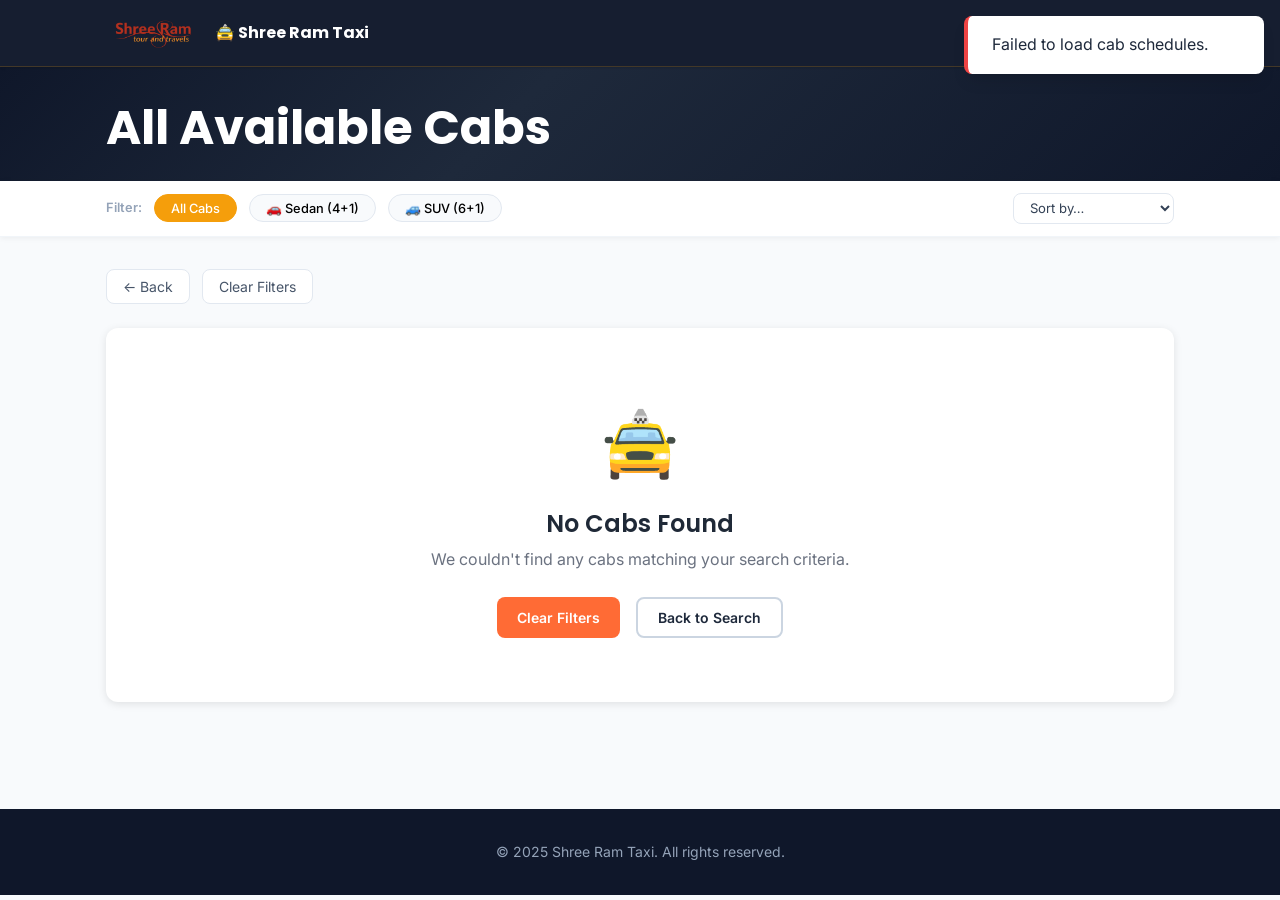
<file: seats.html>
<!DOCTYPE html>
<html lang="en">
<head>
  <meta charset="UTF-8">
  <meta name="viewport" content="width=device-width, initial-scale=1.0">
  <title>Select Seat - Shree Ram Taxi</title>
  <link rel="icon" href="assets/icons/shree-ram-logo.png">
  <link rel="preconnect" href="https://fonts.googleapis.com">
  <link href="https://fonts.googleapis.com/css2?family=Inter:wght@300;400;500;600;700&family=Poppins:wght@400;600;700&display=swap" rel="stylesheet">
  <link rel="stylesheet" href="css/tailwind.css">
  <style>
    body { background:#f8fafc; }
    .navbar { background:rgba(15,23,42,.97);backdrop-filter:blur(12px);border-bottom:1px solid rgba(245,158,11,.2);padding:.75rem 0; }
    .nav-content { display:flex;align-items:center;justify-content:space-between; }
    .nav-brand { display:flex;align-items:center;gap:.75rem;text-decoration:none;color:#fff;font-family:'Poppins',sans-serif;font-weight:700;font-size:1rem; }
    .container { max-width:1100px;margin:0 auto;padding:0 1rem; }
    .page-grid { display:grid;grid-template-columns:1fr;gap:1.5rem;padding:2rem 0; }
    @media(min-width:768px){ .page-grid{grid-template-columns:1fr 340px;} }
    .panel { background:#fff;border-radius:1rem;box-shadow:0 2px 16px rgba(0,0,0,.07);border:1px solid #e2e8f0;padding:1.5rem; }
    .summary-panel { background:#fff;border-radius:1rem;box-shadow:0 2px 16px rgba(0,0,0,.07);border:1px solid #e2e8f0;padding:1.5rem;position:sticky;top:80px;height:fit-content; }
    .back-btn { display:inline-flex;align-items:center;gap:.4rem;color:#64748b;font-size:.875rem;font-weight:500;cursor:pointer;background:none;border:none;padding:.4rem 0;margin-bottom:1rem;text-decoration:none;transition:color .2s; }
    .back-btn:hover { color:#f59e0b; }
    @media(max-width:768px){ .page-grid{padding:1rem 0;} .panel,.summary-panel{padding:1rem;} }
  </style>
</head>
<body>
  <nav class="navbar">
    <div class="container">
      <div class="nav-content">
        <a href="index.html" class="nav-brand">
          <img src="assets/icons/shree-ram-logo.png" alt="Shree Ram Taxi" style="height:40px;">
          🚖 Shree Ram Taxi
        </a>
        <a href="timings.html" style="color:rgba(255,255,255,.7);text-decoration:none;font-size:.875rem;">← Cab Schedules</a>
      </div>
    </div>
  </nav>

  <div class="container">
    <div class="page-grid">
      <!-- Seat Selection -->
      <div class="panel">
        <a class="back-btn" onclick="goBack()">← Back to Schedules</a>
        <div id="schedule-info" style="margin-bottom:1.5rem;"></div>
        <!-- Deck placeholders (hidden, replaced by JS) -->
        <div id="upper-deck"></div>
        <div id="lower-deck"></div>
      </div>

      <!-- Summary sidebar -->
      <div class="summary-panel">
        <div id="journey-details" style="margin-bottom:1.25rem;"></div>
        <div style="border-top:1px solid #e2e8f0;margin-bottom:1.25rem;"></div>
        <div id="booking-summary"></div>
      </div>
    </div>
  </div>

  <script src="js/data.js"></script>
  <script src="js/main.js"></script>
  <script src="js/seats.js"></script>
</body>
</html>
</file>
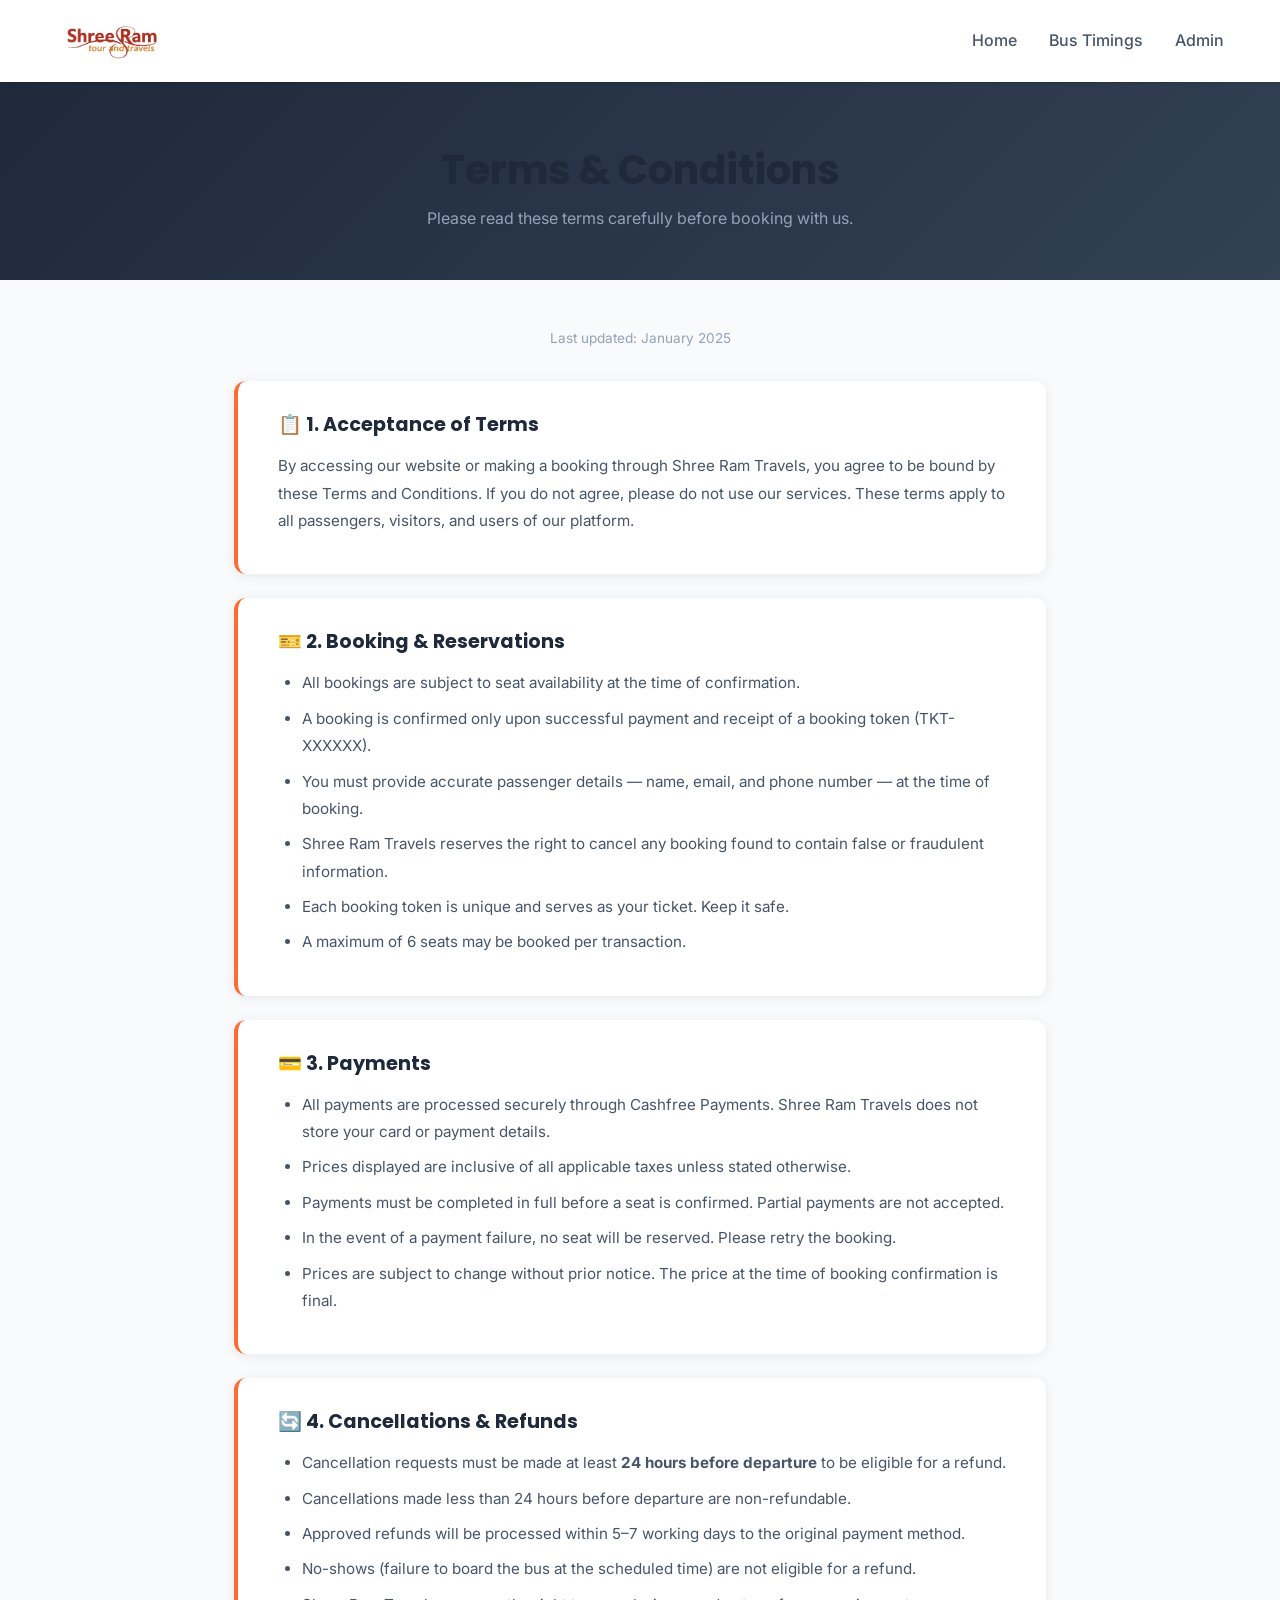
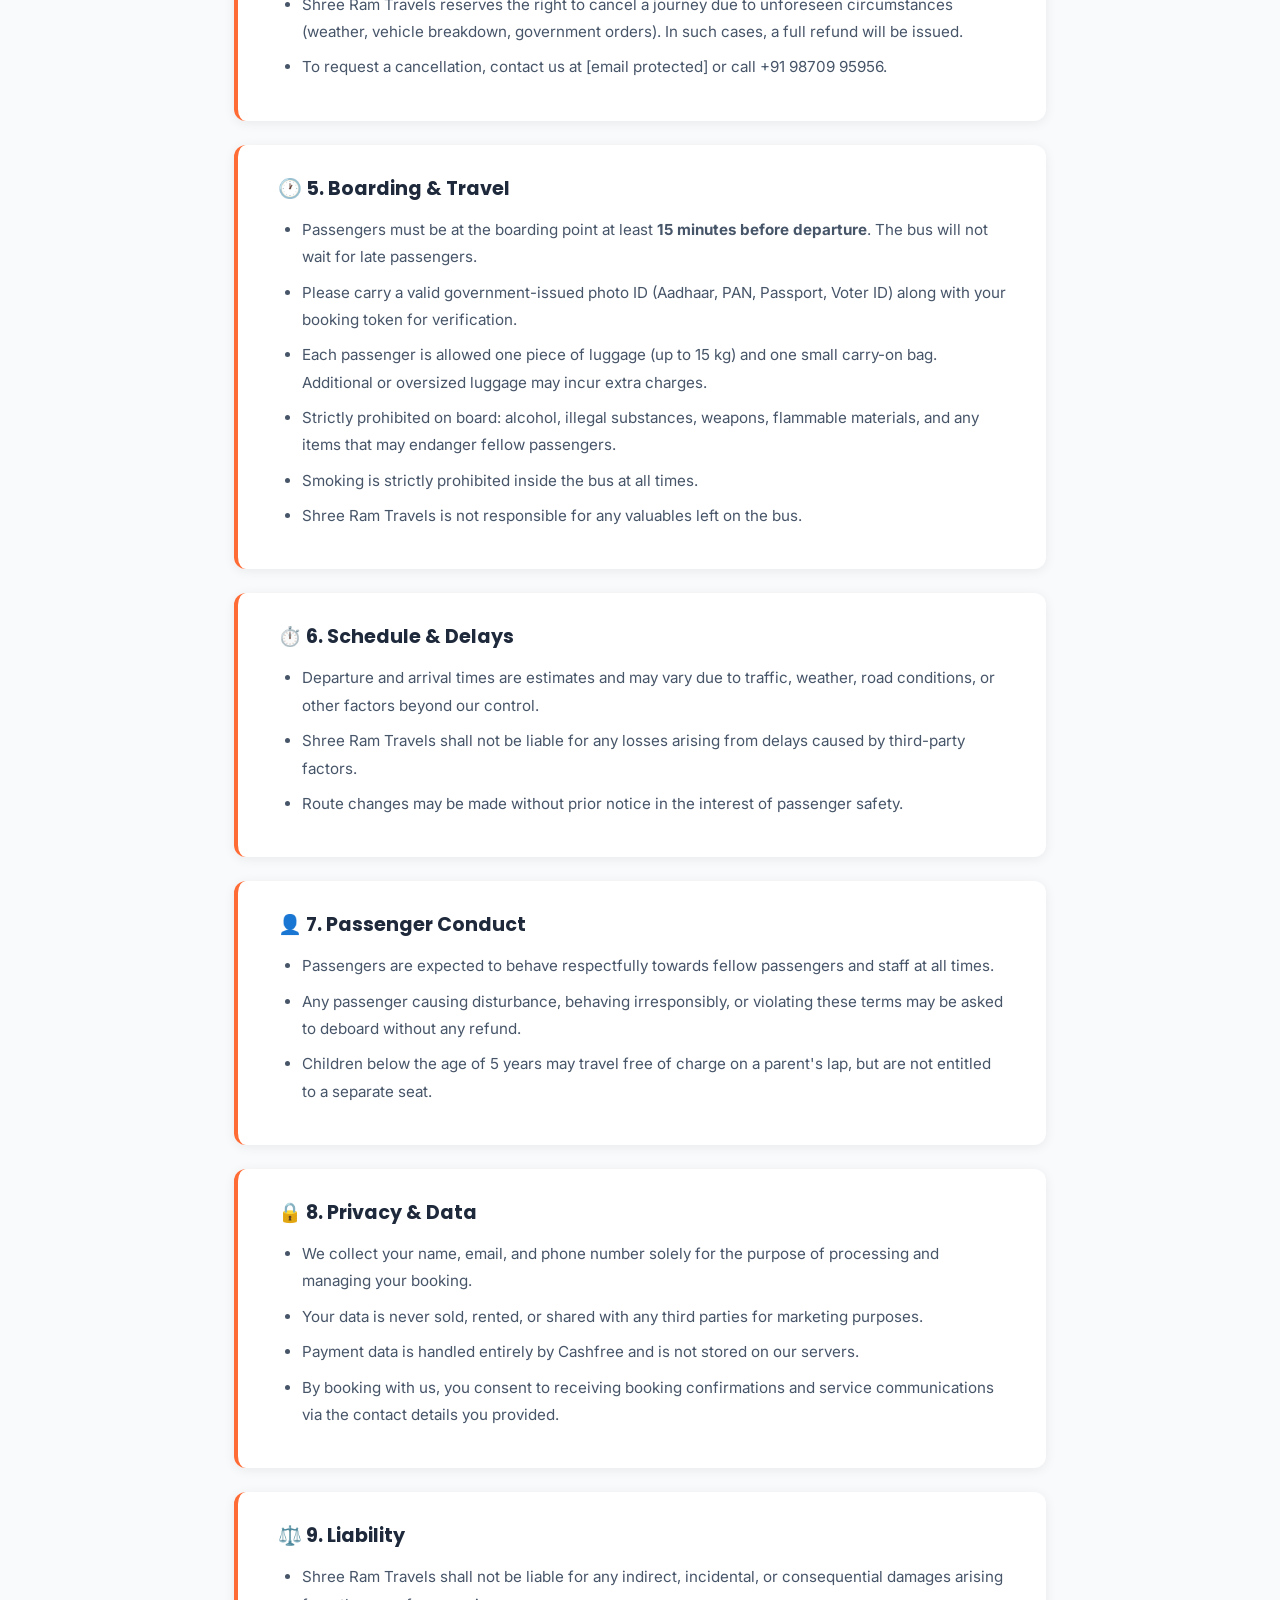
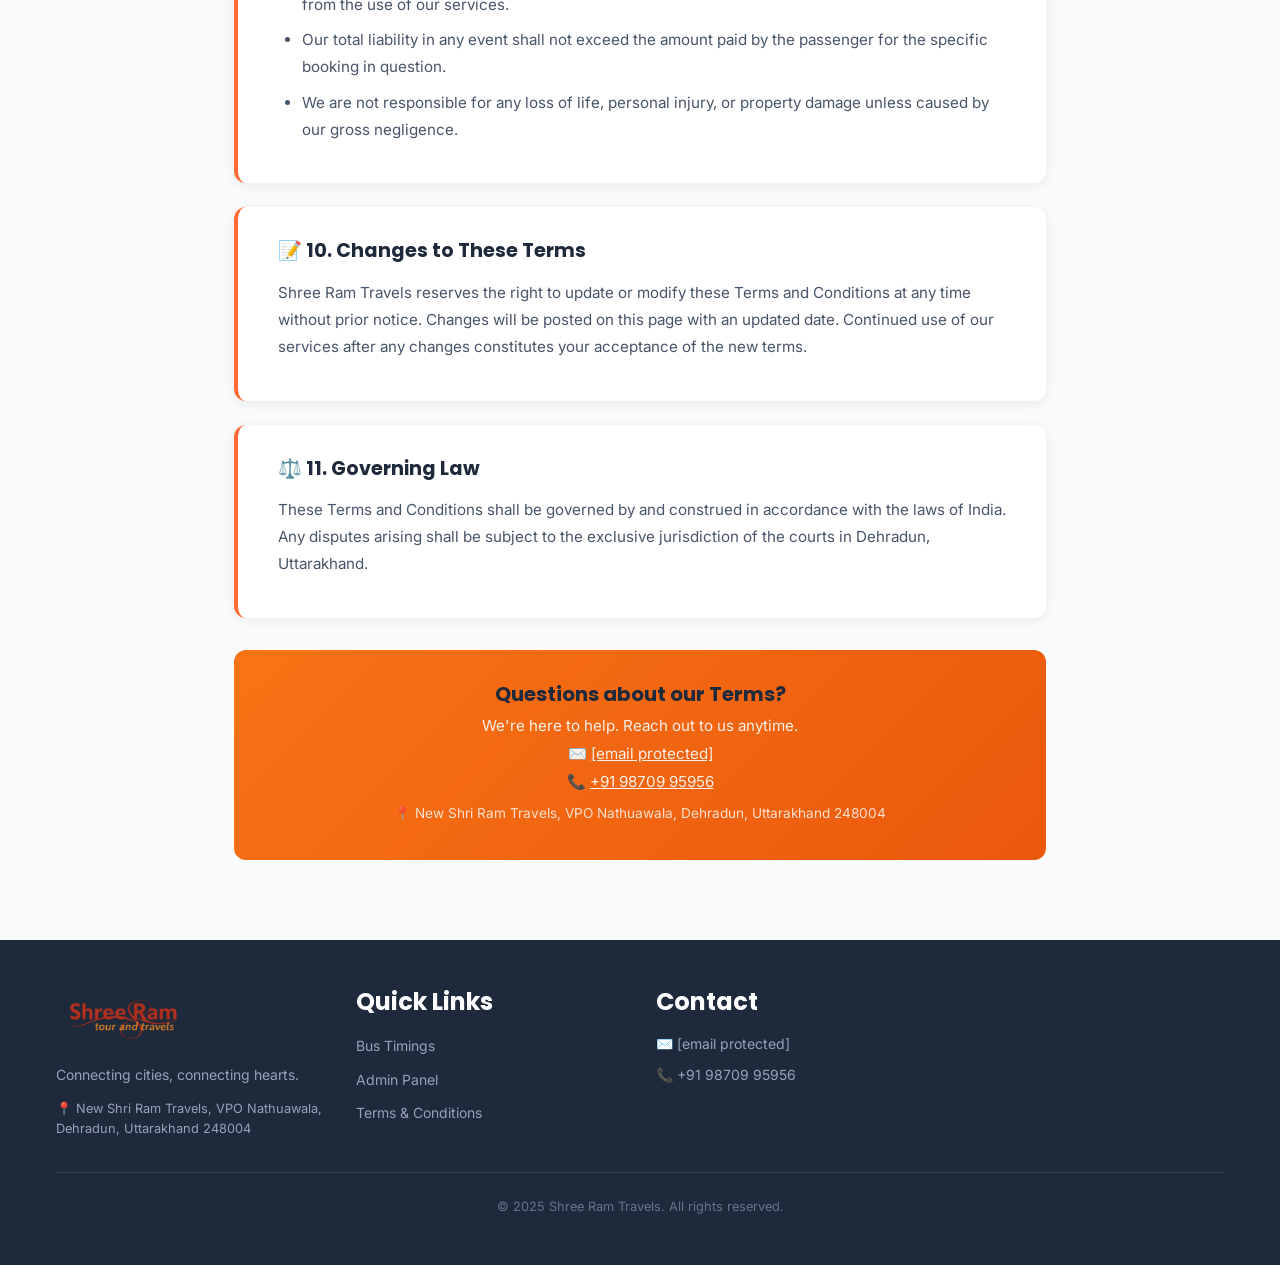
<file: terms.html>
<!DOCTYPE html>
<html lang="en">
<head>
  <meta charset="UTF-8">
  <meta name="viewport" content="width=device-width, initial-scale=1.0">
  <title>Terms & Conditions - Shree Ram Travels</title>
  <link rel="icon" href="assets/icons/favicon.ico">
  <link rel="preconnect" href="https://fonts.googleapis.com">
  <link rel="preconnect" href="https://fonts.gstatic.com" crossorigin>
  <link href="https://fonts.googleapis.com/css2?family=Inter:wght@300;400;500;600;700&family=Poppins:wght@400;600;700&display=swap" rel="stylesheet">
  <link rel="stylesheet" href="css/tailwind.css">
  <style>
    .terms-hero {
      background: linear-gradient(135deg, #1e293b 0%, #334155 100%);
      padding: 4rem 0 3rem;
      color: white;
      text-align: center;
    }
    .terms-hero h1 { font-size: 2.5rem; font-weight: 700; margin-bottom: 0.75rem; }
    .terms-hero p  { color: #94a3b8; font-size: 1rem; }

    .terms-body {
      max-width: 860px;
      margin: 3rem auto 5rem;
      padding: 0 1.5rem;
    }

    .terms-section {
      background: white;
      border-radius: 12px;
      box-shadow: 0 2px 12px rgba(0,0,0,0.07);
      padding: 2rem 2.5rem;
      margin-bottom: 1.5rem;
      border-left: 4px solid var(--primary, #f97316);
    }

    .terms-section h2 {
      font-size: 1.2rem;
      font-weight: 700;
      color: #1e293b;
      margin-bottom: 1rem;
      display: flex;
      align-items: center;
      gap: 0.5rem;
    }

    .terms-section p, .terms-section li {
      color: #475569;
      font-size: 0.95rem;
      line-height: 1.8;
      margin-bottom: 0.5rem;
    }

    .terms-section ul {
      padding-left: 1.5rem;
      margin-top: 0.5rem;
    }

    .terms-section ul li { list-style: disc; }

    .last-updated {
      text-align: center;
      color: #94a3b8;
      font-size: 0.85rem;
      margin-bottom: 2rem;
    }

    .contact-box {
      background: linear-gradient(135deg, #f97316 0%, #ea580c 100%);
      color: white;
      border-radius: 12px;
      padding: 2rem 2.5rem;
      text-align: center;
      margin-top: 2rem;
    }
    .contact-box h3 { font-size: 1.25rem; font-weight: 700; margin-bottom: 0.5rem; }
    .contact-box p  { font-size: 0.95rem; opacity: 0.9; margin-bottom: 0.25rem; }
    .contact-box a  { color: white; text-decoration: underline; }
  </style>
</head>
<body>
  <!-- Navbar -->
  <nav class="navbar">
    <div class="container">
      <div class="nav-content">
        <a href="index.html" class="nav-brand">
          <img src="assets/icons/shree-ram-logo.png" alt="Shree Ram Travels" style="height:50px;">
        </a>
        <button class="mobile-menu-btn" id="mobile-menu-btn">☰</button>
        <ul class="nav-links" id="mobile-menu">
          <li><a href="index.html"   class="nav-link">Home</a></li>
          <li><a href="timings.html" class="nav-link">Bus Timings</a></li>
          <li><a href="admin.html"   class="nav-link">Admin</a></li>
        </ul>
      </div>
    </div>
  </nav>

  <!-- Hero -->
  <div class="terms-hero">
    <h1>Terms &amp; Conditions</h1>
    <p>Please read these terms carefully before booking with us.</p>
  </div>

  <!-- Body -->
  <div class="terms-body">
    <p class="last-updated">Last updated: January 2025</p>

    <div class="terms-section">
      <h2>📋 1. Acceptance of Terms</h2>
      <p>By accessing our website or making a booking through Shree Ram Travels, you agree to be bound by these Terms and Conditions. If you do not agree, please do not use our services. These terms apply to all passengers, visitors, and users of our platform.</p>
    </div>

    <div class="terms-section">
      <h2>🎫 2. Booking & Reservations</h2>
      <ul>
        <li>All bookings are subject to seat availability at the time of confirmation.</li>
        <li>A booking is confirmed only upon successful payment and receipt of a booking token (TKT-XXXXXX).</li>
        <li>You must provide accurate passenger details — name, email, and phone number — at the time of booking.</li>
        <li>Shree Ram Travels reserves the right to cancel any booking found to contain false or fraudulent information.</li>
        <li>Each booking token is unique and serves as your ticket. Keep it safe.</li>
        <li>A maximum of 6 seats may be booked per transaction.</li>
      </ul>
    </div>

    <div class="terms-section">
      <h2>💳 3. Payments</h2>
      <ul>
        <li>All payments are processed securely through Cashfree Payments. Shree Ram Travels does not store your card or payment details.</li>
        <li>Prices displayed are inclusive of all applicable taxes unless stated otherwise.</li>
        <li>Payments must be completed in full before a seat is confirmed. Partial payments are not accepted.</li>
        <li>In the event of a payment failure, no seat will be reserved. Please retry the booking.</li>
        <li>Prices are subject to change without prior notice. The price at the time of booking confirmation is final.</li>
      </ul>
    </div>

    <div class="terms-section">
      <h2>🔄 4. Cancellations & Refunds</h2>
      <ul>
        <li>Cancellation requests must be made at least <strong>24 hours before departure</strong> to be eligible for a refund.</li>
        <li>Cancellations made less than 24 hours before departure are non-refundable.</li>
        <li>Approved refunds will be processed within 5–7 working days to the original payment method.</li>
        <li>No-shows (failure to board the bus at the scheduled time) are not eligible for a refund.</li>
        <li>Shree Ram Travels reserves the right to cancel a journey due to unforeseen circumstances (weather, vehicle breakdown, government orders). In such cases, a full refund will be issued.</li>
        <li>To request a cancellation, contact us at <a href="/cdn-cgi/l/email-protection#a0cdca979392949191e0c7cdc1c9cc8ec3cfcd"><span class="__cf_email__" data-cfemail="dab7b0ede9e8eeebeb9abdb7bbb3b6f4b9b5b7">[email&#160;protected]</span></a> or call <a href="tel:+919870995956">+91 98709 95956</a>.</li>
      </ul>
    </div>

    <div class="terms-section">
      <h2>🕐 5. Boarding & Travel</h2>
      <ul>
        <li>Passengers must be at the boarding point at least <strong>15 minutes before departure</strong>. The bus will not wait for late passengers.</li>
        <li>Please carry a valid government-issued photo ID (Aadhaar, PAN, Passport, Voter ID) along with your booking token for verification.</li>
        <li>Each passenger is allowed one piece of luggage (up to 15 kg) and one small carry-on bag. Additional or oversized luggage may incur extra charges.</li>
        <li>Strictly prohibited on board: alcohol, illegal substances, weapons, flammable materials, and any items that may endanger fellow passengers.</li>
        <li>Smoking is strictly prohibited inside the bus at all times.</li>
        <li>Shree Ram Travels is not responsible for any valuables left on the bus.</li>
      </ul>
    </div>

    <div class="terms-section">
      <h2>⏱️ 6. Schedule & Delays</h2>
      <ul>
        <li>Departure and arrival times are estimates and may vary due to traffic, weather, road conditions, or other factors beyond our control.</li>
        <li>Shree Ram Travels shall not be liable for any losses arising from delays caused by third-party factors.</li>
        <li>Route changes may be made without prior notice in the interest of passenger safety.</li>
      </ul>
    </div>

    <div class="terms-section">
      <h2>👤 7. Passenger Conduct</h2>
      <ul>
        <li>Passengers are expected to behave respectfully towards fellow passengers and staff at all times.</li>
        <li>Any passenger causing disturbance, behaving irresponsibly, or violating these terms may be asked to deboard without any refund.</li>
        <li>Children below the age of 5 years may travel free of charge on a parent's lap, but are not entitled to a separate seat.</li>
      </ul>
    </div>

    <div class="terms-section">
      <h2>🔒 8. Privacy & Data</h2>
      <ul>
        <li>We collect your name, email, and phone number solely for the purpose of processing and managing your booking.</li>
        <li>Your data is never sold, rented, or shared with any third parties for marketing purposes.</li>
        <li>Payment data is handled entirely by Cashfree and is not stored on our servers.</li>
        <li>By booking with us, you consent to receiving booking confirmations and service communications via the contact details you provided.</li>
      </ul>
    </div>

    <div class="terms-section">
      <h2>⚖️ 9. Liability</h2>
      <ul>
        <li>Shree Ram Travels shall not be liable for any indirect, incidental, or consequential damages arising from the use of our services.</li>
        <li>Our total liability in any event shall not exceed the amount paid by the passenger for the specific booking in question.</li>
        <li>We are not responsible for any loss of life, personal injury, or property damage unless caused by our gross negligence.</li>
      </ul>
    </div>

    <div class="terms-section">
      <h2>📝 10. Changes to These Terms</h2>
      <p>Shree Ram Travels reserves the right to update or modify these Terms and Conditions at any time without prior notice. Changes will be posted on this page with an updated date. Continued use of our services after any changes constitutes your acceptance of the new terms.</p>
    </div>

    <div class="terms-section">
      <h2>⚖️ 11. Governing Law</h2>
      <p>These Terms and Conditions shall be governed by and construed in accordance with the laws of India. Any disputes arising shall be subject to the exclusive jurisdiction of the courts in Dehradun, Uttarakhand.</p>
    </div>

    <!-- Contact Box -->
    <div class="contact-box">
      <h3>Questions about our Terms?</h3>
      <p>We're here to help. Reach out to us anytime.</p>
      <p>✉️ <a href="/cdn-cgi/l/email-protection#44292e737776707575042329252d286a272b29"><span class="__cf_email__" data-cfemail="365b5c01050402070776515b575f5a1855595b">[email&#160;protected]</span></a></p>
      <p>📞 <a href="tel:+919870995956">+91 98709 95956</a></p>
      <p style="margin-top:0.5rem; font-size:0.85rem; opacity:0.8;">
        📍 New Shri Ram Travels, VPO Nathuawala, Dehradun, Uttarakhand 248004
      </p>
    </div>
  </div>

  <!-- Footer -->
  <footer class="footer">
    <div class="container px-4">
      <div class="footer-grid">
        <div>
          <img src="assets/icons/shree-ram-logo.png" alt="Shree Ram Travels" style="height:60px;margin-bottom:1rem;">
          <p style="color:var(--slate-400);font-size:0.875rem;margin-bottom:0.75rem;">Connecting cities, connecting hearts.</p>
          <p style="color:var(--slate-400);font-size:0.8rem;line-height:1.6;">
            📍 New Shri Ram Travels, VPO Nathuawala,<br>Dehradun, Uttarakhand 248004
          </p>
        </div>
        <div>
          <h4>Quick Links</h4>
          <ul>
            <li><a href="timings.html">Bus Timings</a></li>
            <li><a href="admin.html">Admin Panel</a></li>
            <li><a href="terms.html">Terms &amp; Conditions</a></li>
          </ul>
        </div>
        <div>
          <h4>Contact</h4>
          <ul style="color:var(--slate-400);font-size:0.875rem;">
            <li><a href="/cdn-cgi/l/email-protection#3c51560b0f0e080d0d7c5b515d5550125f5351" style="color:var(--slate-400);text-decoration:none;">✉️ <span class="__cf_email__" data-cfemail="ddb0b7eaeeefe9ecec9dbab0bcb4b1f3beb2b0">[email&#160;protected]</span></a></li>
            <li><a href="tel:+919870995956" style="color:var(--slate-400);text-decoration:none;">📞 +91 98709 95956</a></li>
          </ul>
        </div>
      </div>
      <div style="border-top:1px solid rgba(255,255,255,0.1);margin-top:2rem;padding-top:1.5rem;text-align:center;">
        <p style="color:var(--slate-500);font-size:0.8rem;">© 2025 Shree Ram Travels. All rights reserved.</p>
      </div>
    </div>
  </footer>

  <script src="js/main.js"></script>
</body>
</html>
</file>
